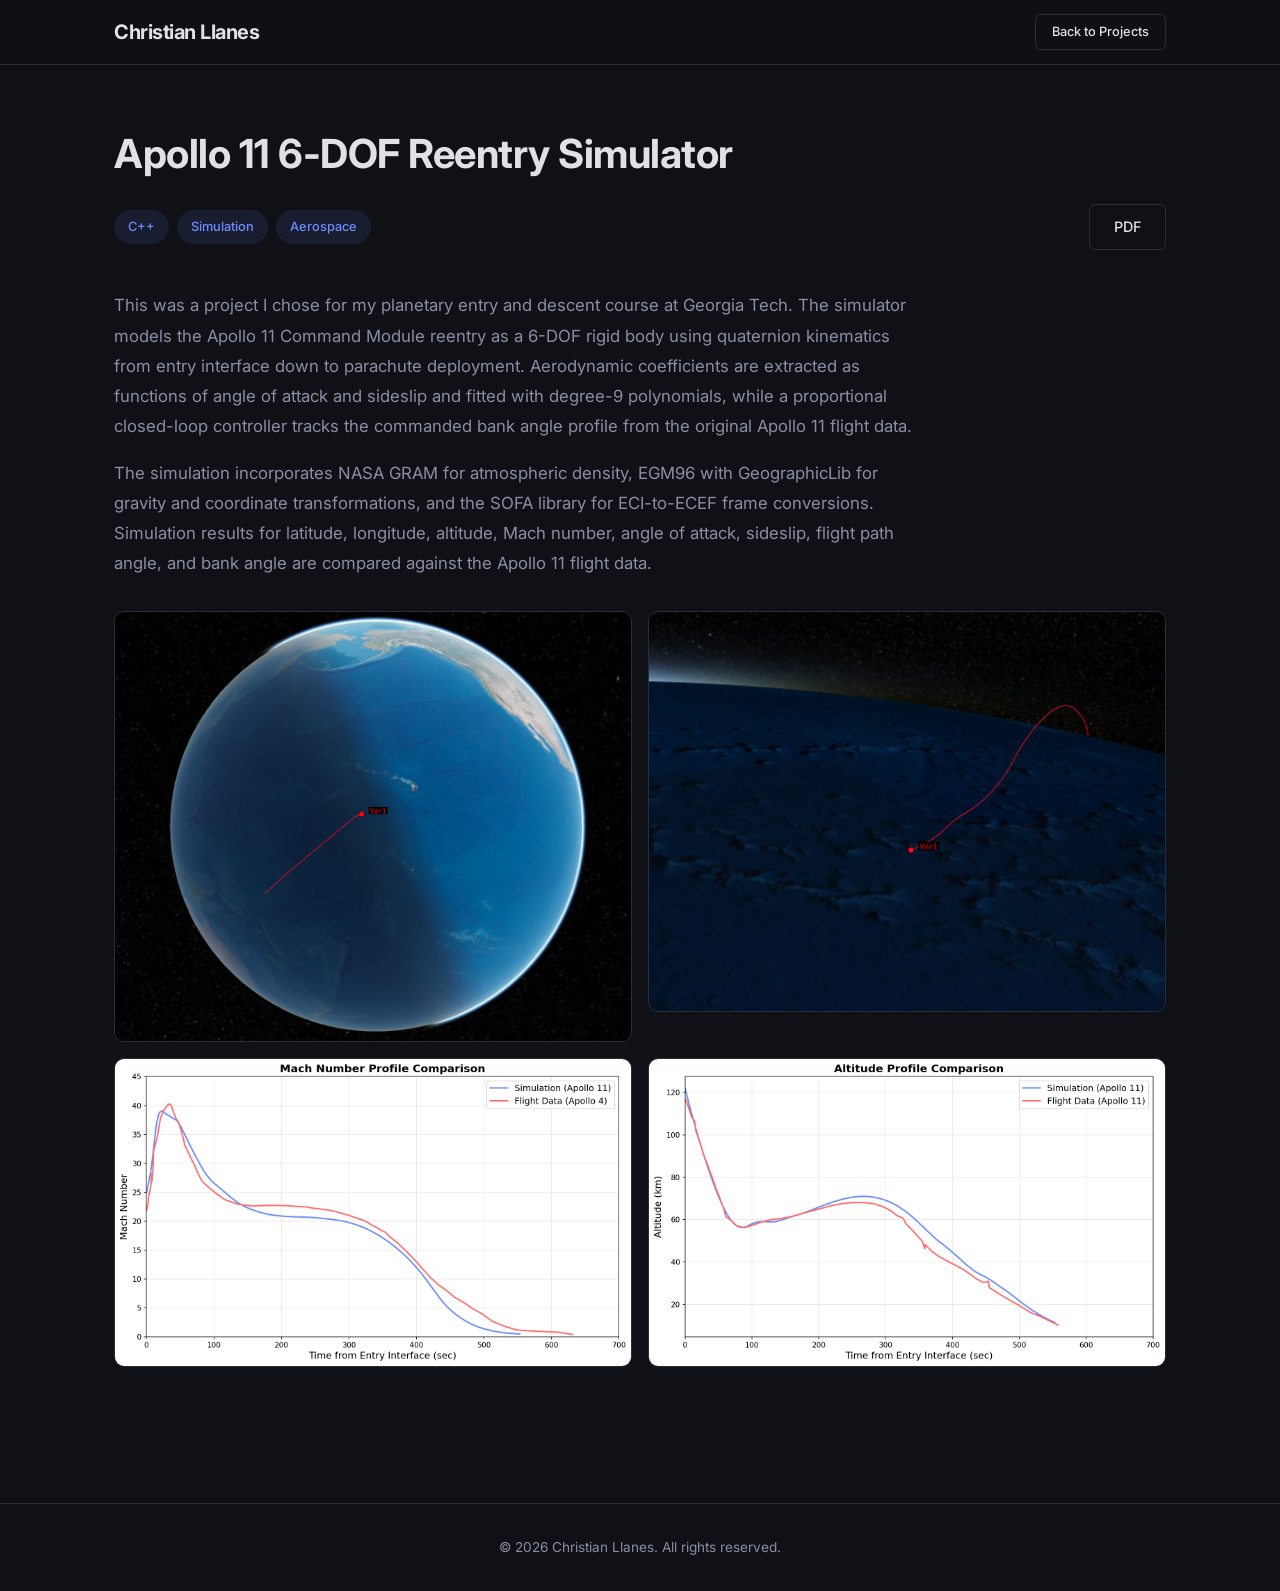
<file: projects/apollo.html>
<!DOCTYPE html>
<html lang="en">
<head>
  <meta charset="UTF-8">
  <meta name="viewport" content="width=device-width, initial-scale=1.0">
  <title>Apollo 11 6-DOF Reentry Simulator — Christian Llanes</title>
  <link rel="stylesheet" href="../css/style.css">
  <link rel="stylesheet" href="../css/project-page.css">
  <link rel="preconnect" href="https://fonts.googleapis.com">
  <link rel="preconnect" href="https://fonts.gstatic.com" crossorigin>
  <link href="https://fonts.googleapis.com/css2?family=Inter:wght@300;400;500;600;700&display=swap" rel="stylesheet">
</head>
<body>

  <nav class="navbar">
    <div class="nav-container">
      <a href="../index.html" class="nav-logo">Christian Llanes</a>
      <a href="../index.html#projects" class="btn btn-outline btn-sm">Back to Projects</a>
    </div>
  </nav>

  <section class="project-page">
    <div class="container">
      <h1 class="project-page-title">Apollo 11 6-DOF Reentry Simulator</h1>
      <div class="project-tags" style="display: flex; align-items: center; gap: 8px; flex-wrap: wrap;">
        <span class="tag">C++</span>
        <span class="tag">Simulation</span>
        <span class="tag">Aerospace</span>
        <a href="../assets/papers/llanes2022apollo.pdf" class="btn btn-outline" style="margin-left: auto;" target="_blank">PDF</a>
      </div>

      <div class="project-page-description">
        <p>This was a project I chose for my planetary entry and descent course at Georgia Tech. The simulator models the Apollo 11 Command Module reentry as a 6-DOF rigid body using quaternion kinematics from entry interface down to parachute deployment. Aerodynamic coefficients are extracted as functions of angle of attack and sideslip and fitted with degree-9 polynomials, while a proportional closed-loop controller tracks the commanded bank angle profile from the original Apollo 11 flight data.</p>
        <p>The simulation incorporates NASA GRAM for atmospheric density, EGM96 with GeographicLib for gravity and coordinate transformations, and the SOFA library for ECI-to-ECEF frame conversions. Simulation results for latitude, longitude, altitude, Mach number, angle of attack, sideslip, flight path angle, and bank angle are compared against the Apollo 11 flight data.</p>
      </div>

      <div class="project-page-gallery" style="display: grid; grid-template-columns: 1fr 1fr;">
        <img src="../assets/projects/apollo-reentry.png" alt="Apollo 11 reentry trajectory visualization over Earth">
        <img src="../assets/projects/apollo-reentry-closeup.png" alt="Close-up of Apollo 11 reentry trajectory near Earth surface">
        <img src="../assets/projects/apollo-mach-comparison.png" alt="Mach number profile comparison between simulation and Apollo 4 flight data">
        <img src="../assets/projects/apollo-altitude-comparison.png" alt="Altitude profile comparison between simulation and Apollo 11 flight data">
      </div>
    </div>
  </section>

  <footer class="footer">
    <div class="container">
      <p>&copy; 2026 Christian Llanes. All rights reserved.</p>
    </div>
  </footer>

</body>
</html>
</file>
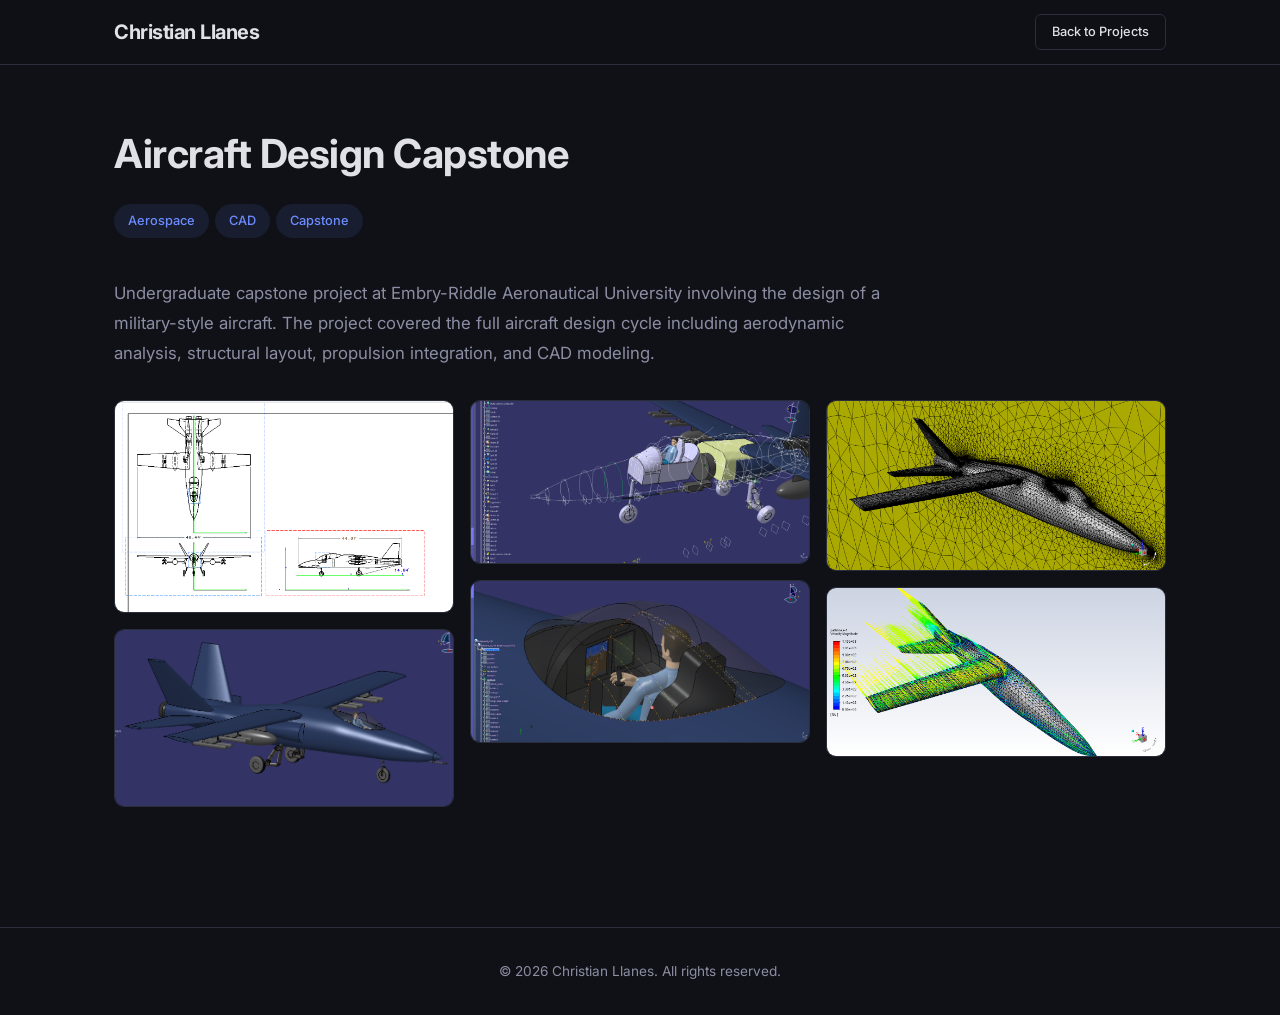
<file: projects/capstone.html>
<!DOCTYPE html>
<html lang="en">
<head>
  <meta charset="UTF-8">
  <meta name="viewport" content="width=device-width, initial-scale=1.0">
  <title>Aircraft Design Capstone — Christian Llanes</title>
  <link rel="stylesheet" href="../css/style.css">
  <link rel="stylesheet" href="../css/project-page.css">
  <link rel="preconnect" href="https://fonts.googleapis.com">
  <link rel="preconnect" href="https://fonts.gstatic.com" crossorigin>
  <link href="https://fonts.googleapis.com/css2?family=Inter:wght@300;400;500;600;700&display=swap" rel="stylesheet">
</head>
<body>

  <nav class="navbar">
    <div class="nav-container">
      <a href="../index.html" class="nav-logo">Christian Llanes</a>
      <a href="../index.html#projects" class="btn btn-outline btn-sm">Back to Projects</a>
    </div>
  </nav>

  <section class="project-page">
    <div class="container">
      <h1 class="project-page-title">Aircraft Design Capstone</h1>
      <div class="project-tags">
        <span class="tag">Aerospace</span>
        <span class="tag">CAD</span>
        <span class="tag">Capstone</span>
      </div>

      <div class="project-page-description">
        <p>Undergraduate capstone project at Embry-Riddle Aeronautical University involving the design of a military-style aircraft. The project covered the full aircraft design cycle including aerodynamic analysis, structural layout, propulsion integration, and CAD modeling.</p>
      </div>

      <div class="project-page-gallery">
        <img src="../assets/projects/capstone-1.png" alt="Aircraft design capstone">
        <img src="../assets/projects/capstone-2.png" alt="Aircraft design capstone">
        <img src="../assets/projects/capstone-3.png" alt="Aircraft design capstone">
        <img src="../assets/projects/capstone-4.png" alt="Aircraft design capstone">
        <img src="../assets/projects/capstone-5.png" alt="Aircraft design capstone">
        <img src="../assets/projects/capstone-6.png" alt="Aircraft design capstone">
      </div>
    </div>
  </section>

  <footer class="footer">
    <div class="container">
      <p>&copy; 2026 Christian Llanes. All rights reserved.</p>
    </div>
  </footer>

</body>
</html>
</file>
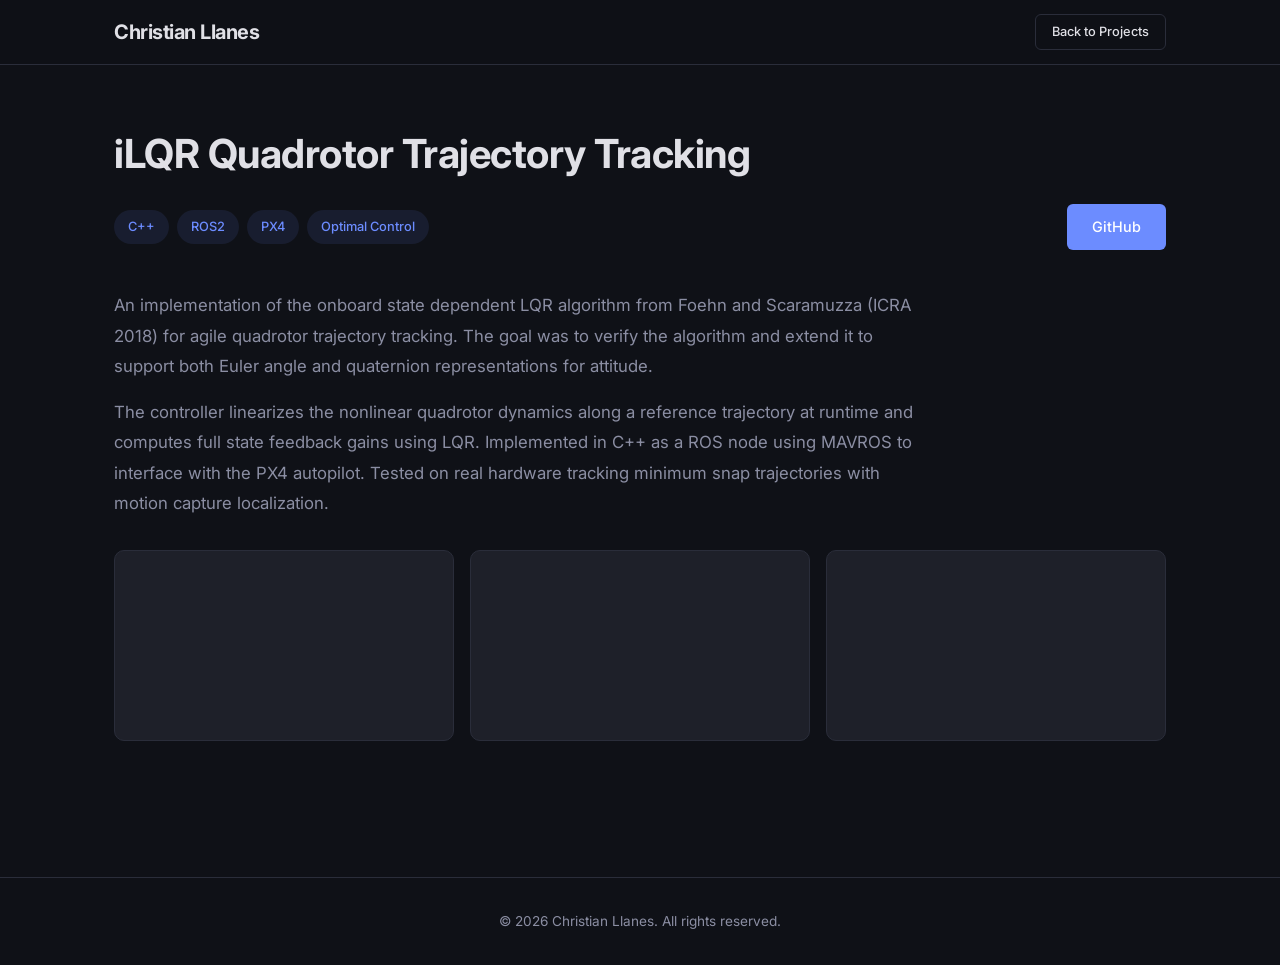
<file: projects/ilqr.html>
<!DOCTYPE html>
<html lang="en">
<head>
  <meta charset="UTF-8">
  <meta name="viewport" content="width=device-width, initial-scale=1.0">
  <title>iLQR Quadrotor Trajectory Tracking — Christian Llanes</title>
  <link rel="stylesheet" href="../css/style.css">
  <link rel="stylesheet" href="../css/project-page.css">
  <link rel="preconnect" href="https://fonts.googleapis.com">
  <link rel="preconnect" href="https://fonts.gstatic.com" crossorigin>
  <link href="https://fonts.googleapis.com/css2?family=Inter:wght@300;400;500;600;700&display=swap" rel="stylesheet">
</head>
<body>

  <nav class="navbar">
    <div class="nav-container">
      <a href="../index.html" class="nav-logo">Christian Llanes</a>
      <a href="../index.html#projects" class="btn btn-outline btn-sm">Back to Projects</a>
    </div>
  </nav>

  <section class="project-page">
    <div class="container">
      <h1 class="project-page-title">iLQR Quadrotor Trajectory Tracking</h1>
      <div class="project-tags" style="display: flex; align-items: center; gap: 8px; flex-wrap: wrap;">
        <span class="tag">C++</span>
        <span class="tag">ROS2</span>
        <span class="tag">PX4</span>
        <span class="tag">Optimal Control</span>
        <a href="https://github.com/llanesc/lqr-tracking" class="btn btn-primary" style="margin-left: auto;" target="_blank">GitHub</a>
      </div>

      <div class="project-page-description">
        <p>An implementation of the onboard state dependent LQR algorithm from Foehn and Scaramuzza (ICRA 2018) for agile quadrotor trajectory tracking. The goal was to verify the algorithm and extend it to support both Euler angle and quaternion representations for attitude.</p>
        <p>The controller linearizes the nonlinear quadrotor dynamics along a reference trajectory at runtime and computes full state feedback gains using LQR. Implemented in C++ as a ROS node using MAVROS to interface with the PX4 autopilot. Tested on real hardware tracking minimum snap trajectories with motion capture localization.</p>
      </div>

      <div class="project-page-gallery" style="column-count: unset; display: grid; grid-template-columns: 1fr 1fr 1fr; gap: 16px;">
        <iframe src="https://www.youtube.com/embed/Arlwatxqgfo" frameborder="0" allowfullscreen style="width:100%; aspect-ratio:16/9; border-radius:10px; border:1px solid var(--color-border);"></iframe>
        <iframe src="https://www.youtube.com/embed/phKAAQSkkjc" frameborder="0" allowfullscreen style="width:100%; aspect-ratio:16/9; border-radius:10px; border:1px solid var(--color-border);"></iframe>
        <iframe src="https://www.youtube.com/embed/MLneSW5LoOI" frameborder="0" allowfullscreen style="width:100%; aspect-ratio:16/9; border-radius:10px; border:1px solid var(--color-border);"></iframe>
      </div>

    </div>
  </section>

  <footer class="footer">
    <div class="container">
      <p>&copy; 2026 Christian Llanes. All rights reserved.</p>
    </div>
  </footer>

</body>
</html>
</file>
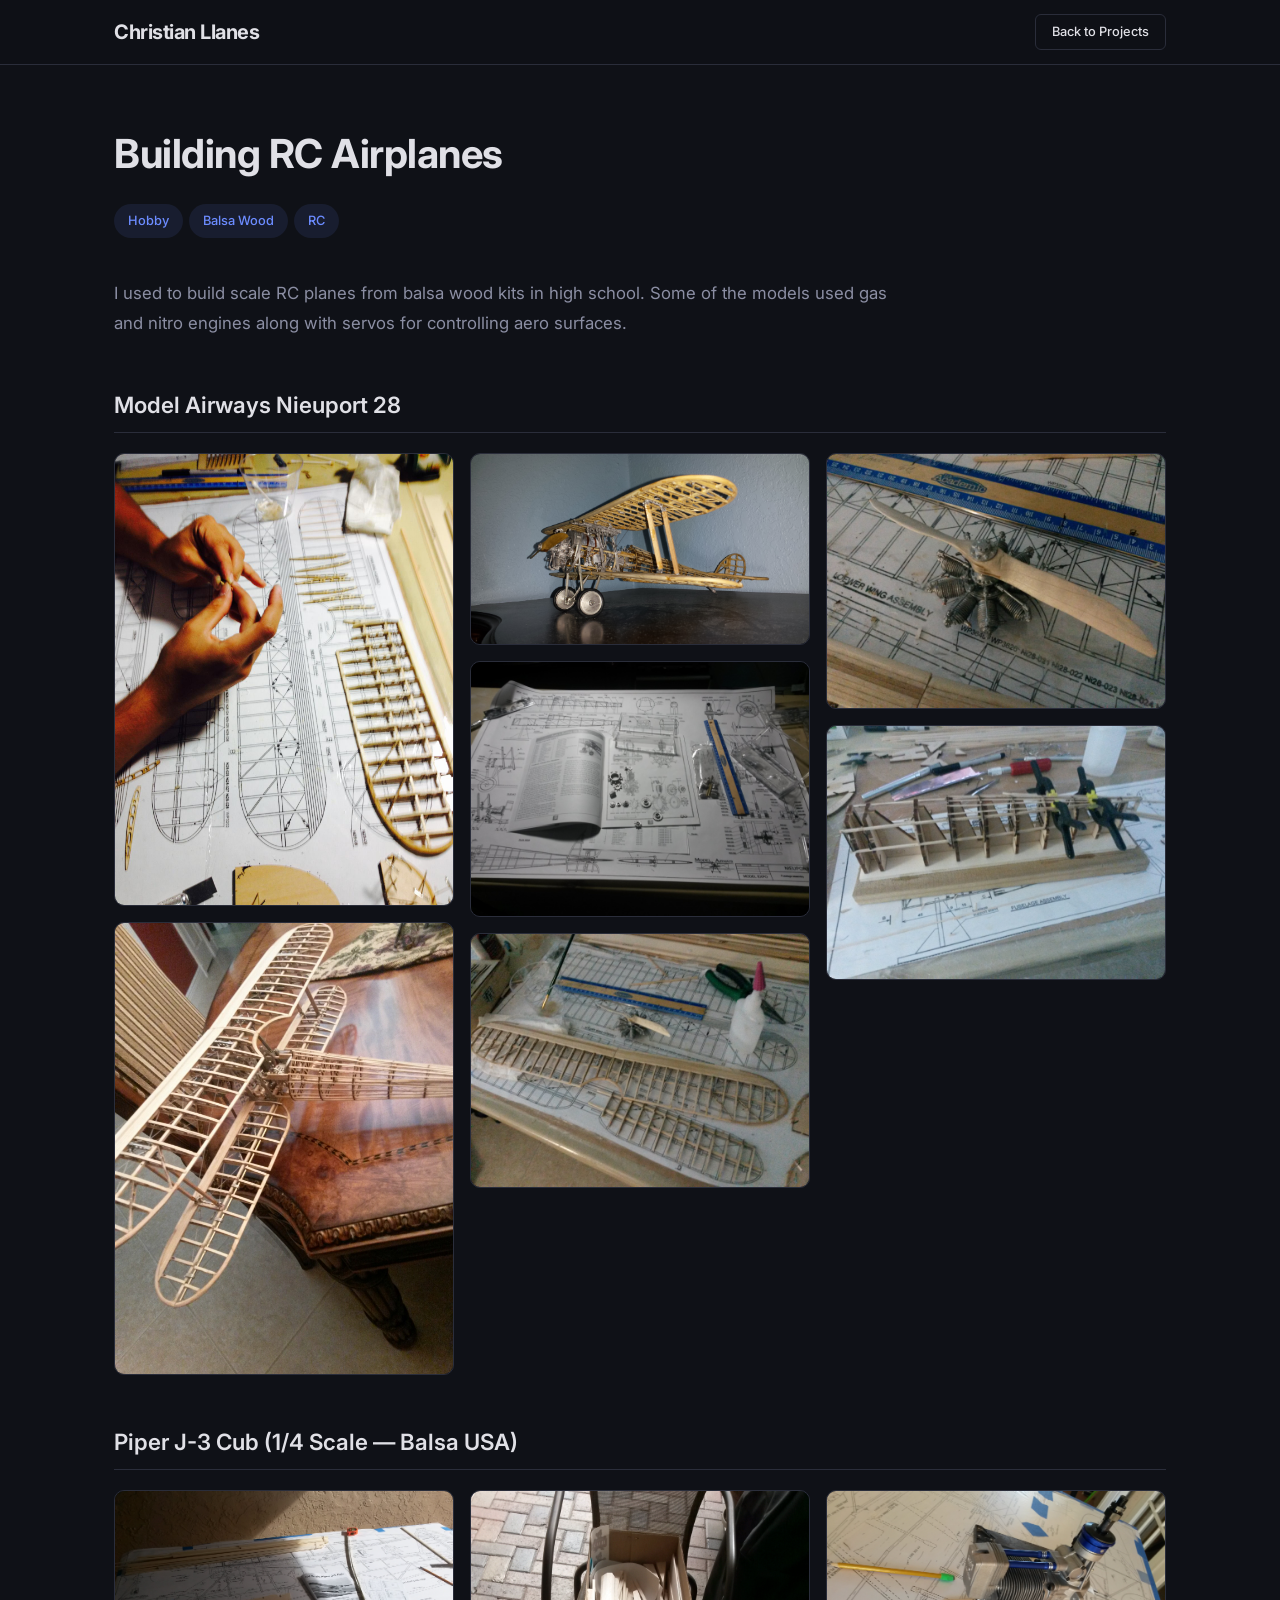
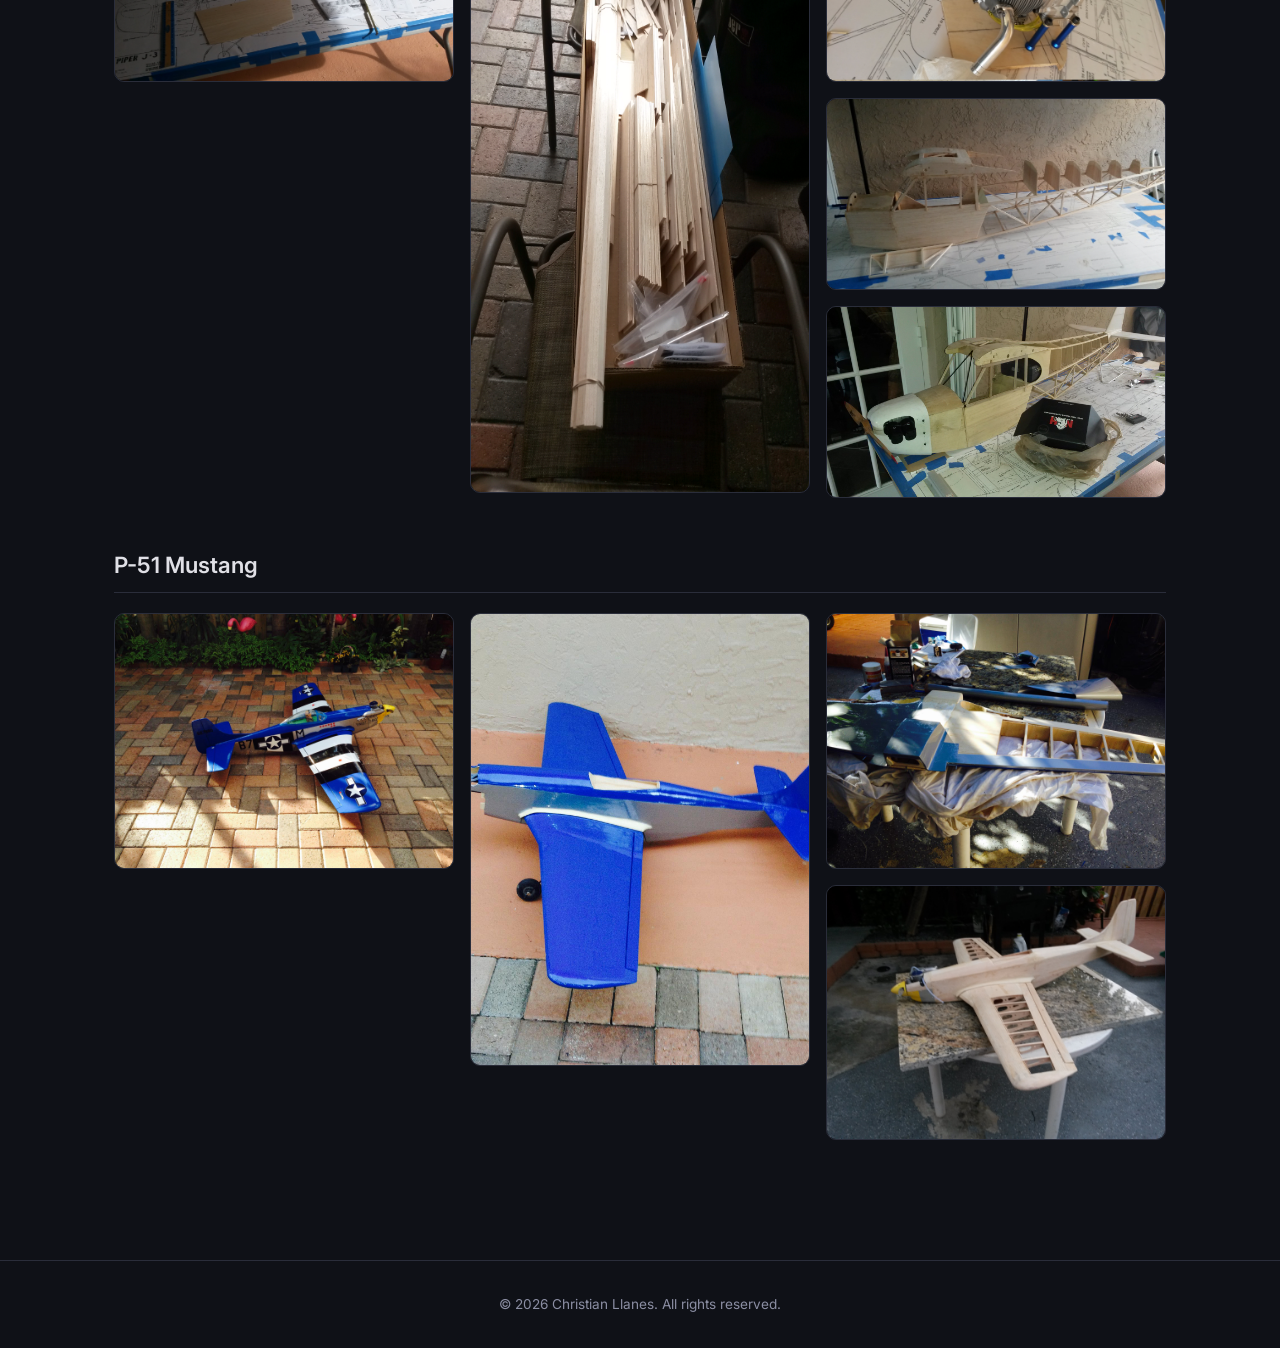
<file: projects/rcairplane.html>
<!DOCTYPE html>
<html lang="en">
<head>
  <meta charset="UTF-8">
  <meta name="viewport" content="width=device-width, initial-scale=1.0">
  <title>Building RC Airplanes — Christian Llanes</title>
  <link rel="stylesheet" href="../css/style.css">
  <link rel="stylesheet" href="../css/project-page.css">
  <link rel="preconnect" href="https://fonts.googleapis.com">
  <link rel="preconnect" href="https://fonts.gstatic.com" crossorigin>
  <link href="https://fonts.googleapis.com/css2?family=Inter:wght@300;400;500;600;700&display=swap" rel="stylesheet">
</head>
<body>

  <nav class="navbar">
    <div class="nav-container">
      <a href="../index.html" class="nav-logo">Christian Llanes</a>
      <a href="../index.html#projects" class="btn btn-outline btn-sm">Back to Projects</a>
    </div>
  </nav>

  <section class="project-page">
    <div class="container">
      <h1 class="project-page-title">Building RC Airplanes</h1>
      <div class="project-tags">
        <span class="tag">Hobby</span>
        <span class="tag">Balsa Wood</span>
        <span class="tag">RC</span>
      </div>

      <div class="project-page-description">
        <p>I used to build scale RC planes from balsa wood kits in high school. Some of the models used gas and nitro engines along with servos for controlling aero surfaces.</p>
      </div>

      <div class="project-section">
        <h2 class="project-section-title">Model Airways Nieuport 28</h2>
        <div class="project-page-gallery">
          <img src="../assets/projects/rc-airplane.jpg" alt="Nieuport 28 balsa wood rib construction over scale plans">
          <img src="../assets/projects/nieuport28-structure.jpg" alt="Nieuport 28 biplane balsa wood frame assembly">
          <img src="../assets/projects/nieuport28-complete.jpg" alt="Completed Nieuport 28 model">
          <img src="../assets/projects/nieuport28-4.jpg" alt="Nieuport 28 build progress">
          <img src="../assets/projects/nieuport28-5.jpg" alt="Nieuport 28 build progress">
          <img src="../assets/projects/nieuport28-6.jpg" alt="Nieuport 28 build progress">
          <img src="../assets/projects/nieuport28-7.jpg" alt="Nieuport 28 build progress">
        </div>
      </div>

      <div class="project-section">
        <h2 class="project-section-title">Piper J-3 Cub (1/4 Scale — Balsa USA)</h2>
        <div class="project-page-gallery">
          <img src="../assets/projects/piper-cub-1.jpg" alt="Piper J-3 Cub build">
          <img src="../assets/projects/piper-cub-2.jpg" alt="Piper J-3 Cub build">
          <img src="../assets/projects/piper-cub-3.jpg" alt="Piper J-3 Cub build">
          <img src="../assets/projects/piper-cub-4.jpg" alt="Piper J-3 Cub build">
          <img src="../assets/projects/piper-cub-5.jpg" alt="Piper J-3 Cub fuselage construction with engine and plans">
        </div>
      </div>

      <div class="project-section">
        <h2 class="project-section-title">P-51 Mustang</h2>
        <div class="project-page-gallery">
          <img src="../assets/projects/p51-finished.jpg" alt="Completed P-51 Mustang RC airplane with WWII markings and nose art">
          <img src="../assets/projects/p51-painted.jpg" alt="P-51 Mustang after painting in blue livery">
          <img src="../assets/projects/p51-construction.jpg" alt="P-51 Mustang wing and fuselage during balsa wood construction">
          <img src="../assets/projects/p51-balsa-frame.jpg" alt="P-51 Mustang bare balsa wood frame with engine">
        </div>
      </div>

    </div>
  </section>

  <footer class="footer">
    <div class="container">
      <p>&copy; 2026 Christian Llanes. All rights reserved.</p>
    </div>
  </footer>

</body>
</html>
</file>
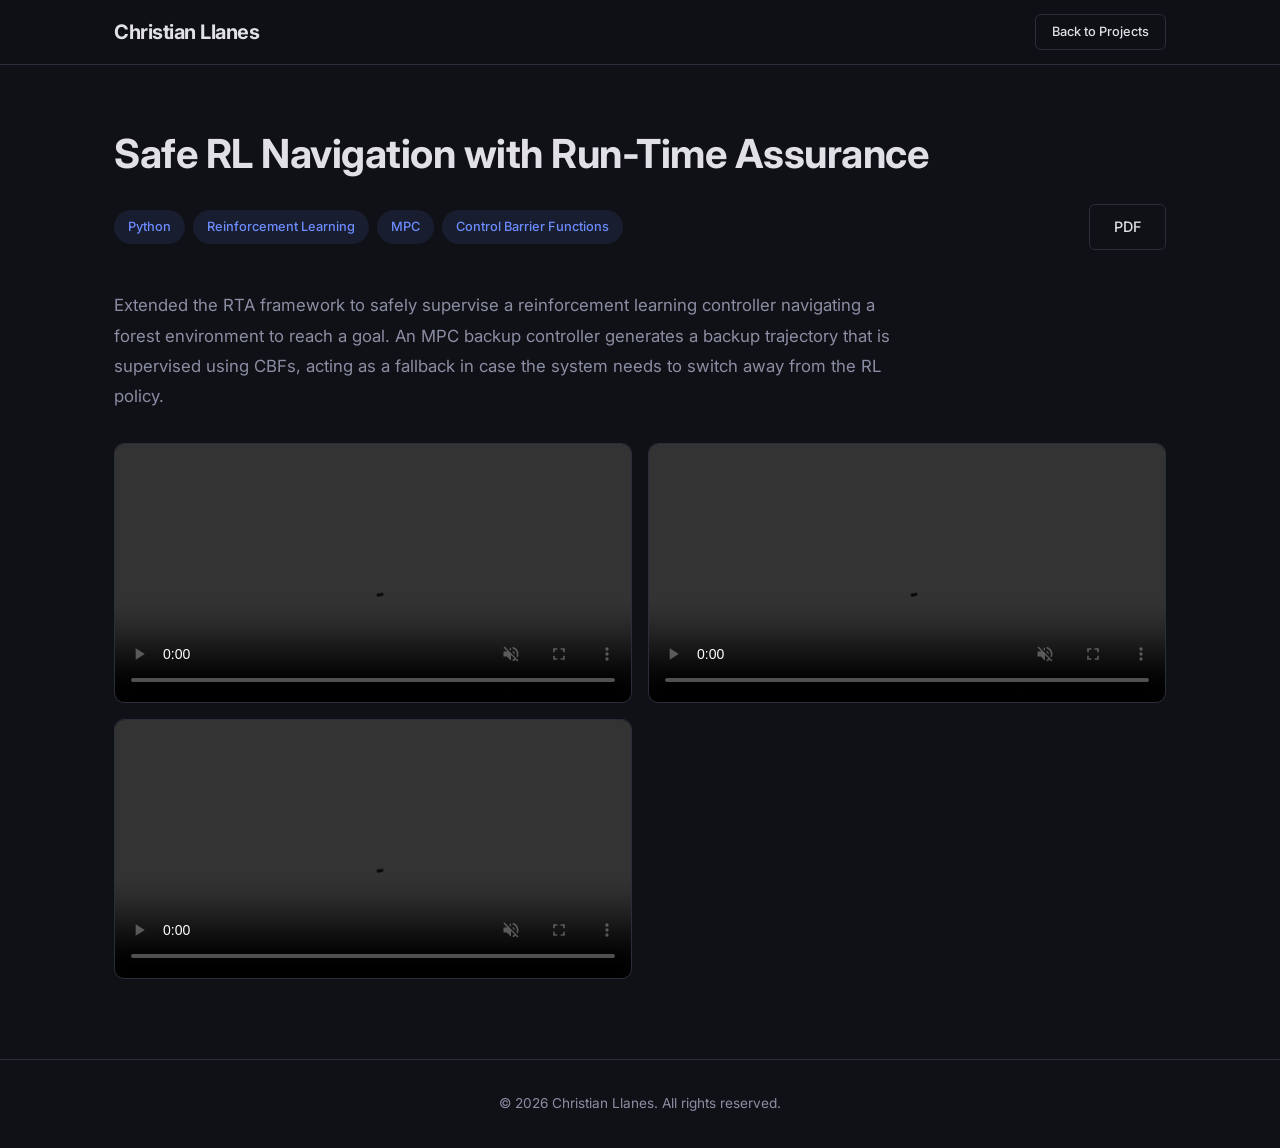
<file: projects/safe-rl.html>
<!DOCTYPE html>
<html lang="en">
<head>
  <meta charset="UTF-8">
  <meta name="viewport" content="width=device-width, initial-scale=1.0">
  <title>Safe RL Navigation with Run-Time Assurance — Christian Llanes</title>
  <link rel="stylesheet" href="../css/style.css">
  <link rel="stylesheet" href="../css/project-page.css">
  <link rel="preconnect" href="https://fonts.googleapis.com">
  <link rel="preconnect" href="https://fonts.gstatic.com" crossorigin>
  <link href="https://fonts.googleapis.com/css2?family=Inter:wght@300;400;500;600;700&display=swap" rel="stylesheet">
</head>
<body>

  <nav class="navbar">
    <div class="nav-container">
      <a href="../index.html" class="nav-logo">Christian Llanes</a>
      <a href="../index.html#projects" class="btn btn-outline btn-sm">Back to Projects</a>
    </div>
  </nav>

  <section class="project-page">
    <div class="container">
      <h1 class="project-page-title">Safe RL Navigation with Run-Time Assurance</h1>
      <div class="project-tags" style="display: flex; align-items: center; gap: 8px; flex-wrap: wrap;">
        <span class="tag">Python</span>
        <span class="tag">Reinforcement Learning</span>
        <span class="tag">MPC</span>
        <span class="tag">Control Barrier Functions</span>
        <a href="../assets/papers/llanes2023scitech.pdf" class="btn btn-outline" style="margin-left: auto;" target="_blank">PDF</a>
      </div>

      <div class="project-page-description">
        <p>Extended the RTA framework to safely supervise a reinforcement learning controller navigating a forest environment to reach a goal. An MPC backup controller generates a backup trajectory that is supervised using CBFs, acting as a fallback in case the system needs to switch away from the RL policy.</p>
      </div>

      <div style="display: grid; grid-template-columns: 1fr 1fr; gap: 16px; margin-bottom: 16px;">
        <video controls autoplay muted loop preload="metadata" style="width:100%; border-radius:10px; border:1px solid var(--color-border);">
          <source src="../assets/projects/rta-acmpc-forest.mp4" type="video/mp4">
        </video>
        <video controls autoplay muted loop preload="metadata" style="width:100%; border-radius:10px; border:1px solid var(--color-border);">
          <source src="../assets/projects/rta-acmpc-random.mp4" type="video/mp4">
        </video>
      </div>
      <div style="display: grid; grid-template-columns: 1fr 1fr; gap: 16px;">
        <video controls autoplay muted loop preload="metadata" style="width:100%; border-radius:10px; border:1px solid var(--color-border);">
          <source src="../assets/projects/rta-acmpc-rta.mp4" type="video/mp4">
        </video>
      </div>
    </div>
  </section>

  <footer class="footer">
    <div class="container">
      <p>&copy; 2026 Christian Llanes. All rights reserved.</p>
    </div>
  </footer>

</body>
</html>
</file>
<file: css/style.css>
/* ===== Reset & Base ===== */
*,
*::before,
*::after {
  margin: 0;
  padding: 0;
  box-sizing: border-box;
}

:root {
  --color-bg: #0f1117;
  --color-bg-alt: #161821;
  --color-surface: #1e2029;
  --color-border: #2a2d3a;
  --color-text: #e0e0e6;
  --color-text-muted: #8b8ea3;
  --color-accent: #6c8cff;
  --color-accent-hover: #8aa4ff;
  --color-accent-subtle: rgba(108, 140, 255, 0.1);
  --font-family: 'Inter', -apple-system, BlinkMacSystemFont, sans-serif;
  --container-width: 1100px;
  --transition: 0.3s ease;
}

html {
  scroll-behavior: smooth;
  scroll-padding-top: 80px;
}

body {
  font-family: var(--font-family);
  background-color: var(--color-bg);
  color: var(--color-text);
  line-height: 1.7;
  font-size: 16px;
  -webkit-font-smoothing: antialiased;
}

a {
  color: var(--color-accent);
  text-decoration: none;
  transition: color var(--transition);
}

a:hover {
  color: var(--color-accent-hover);
}

img {
  max-width: 100%;
  display: block;
}

/* ===== Utilities ===== */
.container {
  max-width: var(--container-width);
  margin: 0 auto;
  padding: 0 24px;
}

.section {
  padding: 100px 0;
}

.section-alt {
  background-color: var(--color-bg-alt);
}

.section-title {
  font-size: 2rem;
  font-weight: 700;
  margin-bottom: 48px;
  position: relative;
  display: inline-block;
}

.section-title::after {
  content: '';
  position: absolute;
  bottom: -8px;
  left: 0;
  width: 40px;
  height: 3px;
  background: var(--color-accent);
  border-radius: 2px;
}

/* ===== Buttons ===== */
.btn {
  display: inline-block;
  padding: 10px 24px;
  border-radius: 6px;
  font-size: 0.9rem;
  font-weight: 500;
  transition: all var(--transition);
  cursor: pointer;
  border: 1px solid transparent;
  font-family: var(--font-family);
}

.btn-primary {
  background: var(--color-accent);
  color: #fff;
}

.btn-primary:hover {
  background: var(--color-accent-hover);
  color: #fff;
}

.btn-outline {
  border-color: var(--color-border);
  color: var(--color-text);
  background: transparent;
}

.btn-outline:hover {
  border-color: var(--color-accent);
  color: var(--color-accent);
}

.btn-sm {
  padding: 6px 16px;
  font-size: 0.8rem;
}

/* ===== Navbar ===== */
.navbar {
  position: fixed;
  top: 0;
  left: 0;
  width: 100%;
  z-index: 1000;
  background: rgba(15, 17, 23, 0.85);
  backdrop-filter: blur(12px);
  border-bottom: 1px solid var(--color-border);
  transition: background var(--transition);
}

.nav-container {
  max-width: var(--container-width);
  margin: 0 auto;
  padding: 0 24px;
  display: flex;
  align-items: center;
  justify-content: space-between;
  height: 64px;
}

.nav-logo {
  font-size: 1.25rem;
  font-weight: 700;
  color: var(--color-text);
  letter-spacing: -0.5px;
}

.nav-logo:hover {
  color: var(--color-accent);
}

.nav-menu {
  display: flex;
  list-style: none;
  gap: 32px;
}

.nav-link {
  color: var(--color-text-muted);
  font-size: 0.9rem;
  font-weight: 500;
  transition: color var(--transition);
}

.nav-link:hover,
.nav-link.active {
  color: var(--color-text);
}

.nav-toggle {
  display: none;
  flex-direction: column;
  gap: 5px;
  background: none;
  border: none;
  cursor: pointer;
  padding: 4px;
}

.nav-toggle span {
  display: block;
  width: 24px;
  height: 2px;
  background: var(--color-text);
  border-radius: 2px;
  transition: all var(--transition);
}

/* ===== Hero ===== */
.hero {
  min-height: 100vh;
  display: flex;
  align-items: center;
  justify-content: center;
  text-align: center;
  padding: 80px 0 0;
  overflow: hidden;
}

.hero-mosaic {
  display: grid;
  grid-template-columns: repeat(6, 1fr);
  grid-template-rows: auto auto auto auto;
  gap: 6px;
  width: 100%;
  max-width: 1200px;
  padding: 24px;
}

.mosaic-img {
  width: 100%;
  height: 200px;
  object-fit: contain;
  background: var(--color-surface);
  border-radius: 8px;
  opacity: 0.7;
  transition: opacity var(--transition);
}

.mosaic-img:hover {
  opacity: 1;
}

.hero-center {
  grid-column: 2 / 6;
  grid-row: 2 / 4;
  display: flex;
  flex-direction: column;
  align-items: center;
  justify-content: center;
  padding: 40px 24px;
  background: rgba(15, 17, 23, 0.9);
  backdrop-filter: blur(12px);
  border-radius: 16px;
  border: 1px solid var(--color-border);
  z-index: 1;
}

.hero-greeting {
  font-size: 1.1rem;
  color: var(--color-accent);
  font-weight: 500;
  margin-bottom: 12px;
}

.hero-name {
  font-size: clamp(2.5rem, 6vw, 4.5rem);
  font-weight: 700;
  line-height: 1.1;
  margin-bottom: 20px;
  letter-spacing: -1px;
}

.hero-tagline {
  font-size: 1.2rem;
  color: var(--color-text-muted);
  max-width: 600px;
  margin: 0 auto 36px;
}

.hero-contacts {
  display: flex;
  justify-content: center;
  flex-wrap: wrap;
  gap: 20px;
  margin-bottom: 32px;
}

.hero-contacts a {
  color: var(--color-text-muted);
  font-size: 0.9rem;
  transition: color var(--transition);
}

.hero-contacts a:hover {
  color: var(--color-accent);
}

.hero-cta {
  display: flex;
  gap: 16px;
  justify-content: center;
  flex-wrap: wrap;
}

/* ===== About ===== */
.about-grid {
  display: grid;
  grid-template-columns: 280px 1fr;
  gap: 48px;
  align-items: start;
}

.about-image img {
  width: 100%;
  border-radius: 12px;
  object-fit: cover;
}

.image-placeholder {
  width: 100%;
  aspect-ratio: 1;
  background: var(--color-surface);
  border: 2px dashed var(--color-border);
  border-radius: 12px;
  display: flex;
  align-items: center;
  justify-content: center;
  color: var(--color-text-muted);
  font-size: 0.9rem;
}

.about-text p {
  color: var(--color-text-muted);
  margin-bottom: 16px;
}

.about-skills {
  margin-top: 32px;
}

.about-skills h3 {
  font-size: 1rem;
  font-weight: 600;
  margin-bottom: 12px;
}

.skill-tags {
  display: flex;
  flex-wrap: wrap;
  gap: 8px;
}

.tag {
  display: inline-block;
  padding: 6px 14px;
  background: var(--color-accent-subtle);
  color: var(--color-accent);
  border-radius: 20px;
  font-size: 0.8rem;
  font-weight: 500;
}

.tag-sm {
  padding: 4px 10px;
  font-size: 0.75rem;
}

/* ===== Projects ===== */
.projects-grid {
  display: grid;
  grid-template-columns: repeat(auto-fill, minmax(320px, 1fr));
  gap: 24px;
}

.project-card {
  background: var(--color-surface);
  border: 1px solid var(--color-border);
  border-radius: 12px;
  overflow: hidden;
  transition: transform var(--transition), border-color var(--transition);
  cursor: pointer;
}

.project-card:hover {
  transform: translateY(-4px);
  border-color: var(--color-accent);
}

a.project-card {
  color: inherit;
  text-decoration: none;
}

a.project-card:hover {
  color: inherit;
}

.project-thumb {
  position: relative;
  overflow: hidden;
}

.project-thumb img {
  width: 100%;
  aspect-ratio: 16/9;
  object-fit: contain;
  display: block;
  background: var(--color-surface);
}

.project-thumb .image-placeholder {
  border-radius: 0;
  border: none;
  aspect-ratio: 16/9;
}

.project-card-info {
  padding: 20px;
}

.project-card-info h3 {
  font-size: 1.05rem;
  font-weight: 600;
  margin-bottom: 10px;
}

.project-tags {
  display: flex;
  flex-wrap: wrap;
  gap: 6px;
}

.project-links {
  display: flex;
  flex-wrap: wrap;
  gap: 8px;
  margin-top: 20px;
}

/* ===== Modal ===== */
.modal-overlay {
  position: fixed;
  inset: 0;
  background: rgba(0, 0, 0, 0.8);
  backdrop-filter: blur(4px);
  z-index: 2000;
  display: flex;
  align-items: center;
  justify-content: center;
  opacity: 0;
  pointer-events: none;
  transition: opacity 0.3s ease;
  padding: 24px;
}

.modal-overlay.active {
  opacity: 1 !important;
  pointer-events: all !important;
}

.modal {
  background: var(--color-bg);
  border: 1px solid var(--color-border);
  border-radius: 16px;
  max-width: 900px;
  width: 100%;
  max-height: 85vh;
  overflow-y: auto;
  position: relative;
  transform: translateY(20px);
  transition: transform 0.3s ease;
}

.modal-overlay.active .modal {
  transform: translateY(0);
}

.modal-close {
  position: sticky;
  top: 0;
  float: right;
  background: var(--color-surface);
  border: 1px solid var(--color-border);
  color: var(--color-text);
  font-size: 1.5rem;
  width: 40px;
  height: 40px;
  border-radius: 50%;
  cursor: pointer;
  display: flex;
  align-items: center;
  justify-content: center;
  margin: 16px 16px 0 0;
  z-index: 10;
  transition: border-color var(--transition);
}

.modal-close:hover {
  border-color: var(--color-accent);
}

.modal-body {
  padding: 0 32px 32px;
}

.modal-gallery {
  display: grid;
  gap: 12px;
  margin-bottom: 28px;
}

.modal-gallery.single {
  grid-template-columns: 1fr;
}

.modal-gallery.multi {
  grid-template-columns: repeat(auto-fit, minmax(250px, 1fr));
}

.modal-gallery img,
.modal-gallery video {
  width: 100%;
  border-radius: 8px;
  border: 1px solid var(--color-border);
  background: var(--color-surface);
}

.modal-gallery video {
  max-height: 400px;
  object-fit: contain;
  background: #000;
}

.modal-gallery .gallery-placeholder {
  width: 100%;
  aspect-ratio: 16/9;
  background: var(--color-surface);
  border: 2px dashed var(--color-border);
  border-radius: 8px;
  display: flex;
  align-items: center;
  justify-content: center;
  color: var(--color-text-muted);
  font-size: 0.85rem;
}

.modal-details h2 {
  font-size: 1.5rem;
  font-weight: 700;
  margin-bottom: 12px;
}

.modal-details .project-tags {
  margin-bottom: 16px;
}

.modal-details p {
  color: var(--color-text-muted);
  line-height: 1.7;
}

@media (max-width: 768px) {
  .modal {
    max-height: 90vh;
  }

  .modal-body {
    padding: 0 20px 20px;
  }

  .modal-gallery.multi {
    grid-template-columns: 1fr;
  }
}

/* ===== Publications ===== */
.publications-list {
  display: flex;
  flex-direction: column;
  gap: 24px;
}

.pub-item {
  display: flex;
  gap: 24px;
  padding: 24px;
  background: var(--color-surface);
  border: 1px solid var(--color-border);
  border-radius: 12px;
  transition: border-color var(--transition);
}

.pub-item:hover {
  border-color: var(--color-accent);
}

.pub-year {
  font-size: 0.85rem;
  font-weight: 600;
  color: var(--color-accent);
  min-width: 50px;
  padding-top: 2px;
}

.pub-details h3 {
  font-size: 1rem;
  font-weight: 600;
  margin-bottom: 6px;
}

.pub-authors {
  color: var(--color-text-muted);
  font-size: 0.85rem;
  margin-bottom: 4px;
}

.pub-venue {
  color: var(--color-text-muted);
  font-size: 0.85rem;
  font-style: italic;
  margin-bottom: 12px;
}

.pub-links {
  display: flex;
  gap: 16px;
}

.pub-links a {
  font-size: 0.8rem;
  font-weight: 500;
}

/* ===== Experience Timeline ===== */
.timeline {
  position: relative;
  padding-left: 32px;
}

.timeline::before {
  content: '';
  position: absolute;
  left: 7px;
  top: 8px;
  bottom: 8px;
  width: 2px;
  background: var(--color-border);
}

.timeline-item {
  position: relative;
  padding-bottom: 40px;
}

.timeline-item:last-child {
  padding-bottom: 0;
}

.timeline-marker {
  position: absolute;
  left: -32px;
  top: 8px;
  width: 16px;
  height: 16px;
  border-radius: 50%;
  background: var(--color-bg);
  border: 3px solid var(--color-accent);
  z-index: 1;
}

.timeline-date {
  font-size: 0.8rem;
  font-weight: 600;
  color: var(--color-accent);
  margin-bottom: 4px;
}

.timeline-content h3 {
  font-size: 1.1rem;
  font-weight: 600;
  margin-bottom: 4px;
}

.timeline-org {
  color: var(--color-text-muted);
  font-size: 0.9rem;
  margin-bottom: 8px;
}

.timeline-content p:last-child {
  color: var(--color-text-muted);
  font-size: 0.9rem;
}

/* ===== Contact ===== */
.contact-content {
  text-align: center;
}

.contact-text {
  color: var(--color-text-muted);
  font-size: 1.1rem;
  margin-bottom: 36px;
}

.contact-links {
  display: flex;
  justify-content: center;
  flex-wrap: wrap;
  gap: 24px;
}

.contact-item {
  display: flex;
  align-items: center;
  gap: 10px;
  padding: 14px 24px;
  background: var(--color-surface);
  border: 1px solid var(--color-border);
  border-radius: 10px;
  color: var(--color-text);
  transition: border-color var(--transition), transform var(--transition);
}

.contact-item:hover {
  border-color: var(--color-accent);
  color: var(--color-text);
  transform: translateY(-2px);
}

.contact-icon {
  font-size: 1.2rem;
}

/* ===== Footer ===== */
.footer {
  padding: 32px 0;
  text-align: center;
  border-top: 1px solid var(--color-border);
  color: var(--color-text-muted);
  font-size: 0.85rem;
}

/* ===== Responsive ===== */
@media (max-width: 768px) {
  .nav-toggle {
    display: flex;
  }

  .nav-menu {
    position: fixed;
    top: 64px;
    left: 0;
    width: 100%;
    flex-direction: column;
    background: var(--color-bg);
    border-bottom: 1px solid var(--color-border);
    padding: 24px;
    gap: 20px;
    transform: translateY(-100%);
    opacity: 0;
    pointer-events: none;
    transition: all var(--transition);
  }

  .nav-menu.open {
    transform: translateY(0);
    opacity: 1;
    pointer-events: all;
  }

  .hero-mosaic {
    grid-template-columns: repeat(3, 1fr);
  }

  .hero-center {
    grid-column: 1 / -1;
    grid-row: auto;
  }

  .mosaic-img {
    height: 100px;
  }

  .about-grid {
    grid-template-columns: 1fr;
  }

  .about-image {
    max-width: 200px;
    margin: 0 auto;
  }

  .projects-grid {
    grid-template-columns: 1fr;
  }

  .pub-item {
    flex-direction: column;
    gap: 8px;
  }

  .section {
    padding: 64px 0;
  }
}
</file>
<file: css/project-page.css>
/* ===== Project Page ===== */
.project-page {
  padding: 120px 0 80px;
  min-height: calc(100vh - 80px);
}

.project-page-title {
  font-size: clamp(1.8rem, 4vw, 2.5rem);
  font-weight: 700;
  margin-bottom: 16px;
  letter-spacing: -0.5px;
}

.project-page .project-tags {
  margin-bottom: 40px;
}

.project-page-gallery {
  column-count: 3;
  column-gap: 16px;
  margin-bottom: 40px;
}

.project-page-gallery img,
.project-page-gallery video,
.project-page-gallery iframe {
  width: 100%;
  border-radius: 10px;
  border: 1px solid var(--color-border);
  background: var(--color-surface);
  margin-bottom: 16px;
  break-inside: avoid;
}

.project-page-gallery video {
  max-height: 500px;
  object-fit: contain;
  background: #000;
}

.project-page-description {
  max-width: 800px;
  margin-bottom: 32px;
}

.project-page-description p {
  color: var(--color-text-muted);
  font-size: 1.05rem;
  line-height: 1.8;
  margin-bottom: 16px;
}

.project-page-links {
  display: flex;
  flex-wrap: wrap;
  gap: 12px;
}

.project-section {
  margin-top: 48px;
}

.project-section-title {
  font-size: 1.4rem;
  font-weight: 600;
  margin-bottom: 20px;
  padding-bottom: 8px;
  border-bottom: 1px solid var(--color-border);
}

@media (max-width: 768px) {
  .project-page {
    padding: 100px 0 60px;
  }

  .project-page-gallery {
    column-count: 1;
  }
}
</file>
